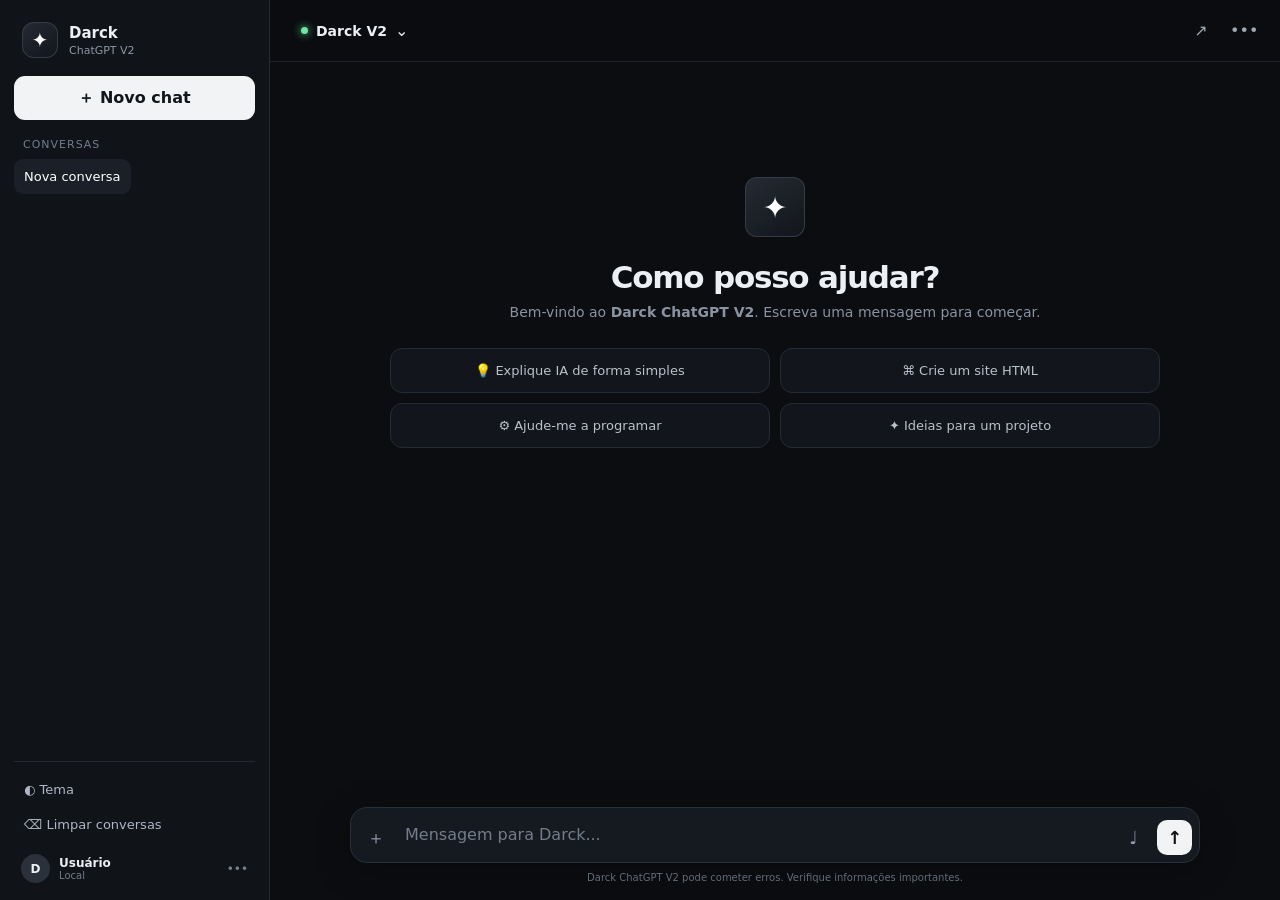
<file: index.html>
<!doctype html>
<html lang="pt-BR">
<head>
  <meta charset="UTF-8">
  <meta name="viewport" content="width=device-width,initial-scale=1,viewport-fit=cover">
  <meta name="theme-color" content="#0b0d10">
  <meta name="description" content="Darck ChatGPT V2 — interface de chat moderna e responsiva.">
  <title>Darck ChatGPT V2</title>
  <link rel="stylesheet" href="style.css">
</head>
<body>
  <div class="app">
    <aside class="sidebar" id="sidebar">
      <div class="brand"><div class="logo">✦</div><div><strong>Darck</strong><span>ChatGPT V2</span></div></div>
      <button class="new-chat" id="newChat">＋ Novo chat</button>
      <div class="history-title">Conversas</div>
      <div id="history" class="history"></div>
      <div class="side-bottom">
        <button class="side-btn" id="themeBtn">◐ <span>Tema</span></button>
        <button class="side-btn" id="clearBtn">⌫ <span>Limpar conversas</span></button>
        <div class="profile"><div class="avatar">D</div><div><b>Usuário</b><small>Local</small></div><span>•••</span></div>
      </div>
    </aside>

    <main class="main">
      <header class="topbar">
        <button class="icon-btn mobile-only" id="menuBtn">☰</button>
        <div class="model-wrap">
          <button class="model-btn" id="modelBtn"><span class="status-dot"></span><b id="modelName">Darck V2</b><span>⌄</span></button>
          <div class="model-menu hidden" id="modelMenu">
            <button data-model="Darck V2">✦ Darck V2 <small>Principal</small></button>
            <button data-model="Local AI">◉ Local AI <small>Ollama / API</small></button>
            <button data-model="Rápido">⚡ Rápido <small>Respostas leves</small></button>
          </div>
        </div>
        <div class="top-actions"><button class="icon-btn" id="shareBtn" title="Compartilhar">↗</button><button class="icon-btn" id="moreBtn">•••</button></div>
      </header>

      <section class="chat" id="chat">
        <div class="welcome" id="welcome">
          <div class="welcome-logo">✦</div>
          <h1>Como posso ajudar?</h1>
          <p>Bem-vindo ao <b>Darck ChatGPT V2</b>. Escreva uma mensagem para começar.</p>
          <div class="suggestions">
            <button data-prompt="Explique inteligência artificial de forma simples.">💡 Explique IA de forma simples</button>
            <button data-prompt="Crie um site HTML moderno para mim.">⌘ Crie um site HTML</button>
            <button data-prompt="Ajude-me a aprender programação.">⚙ Ajude-me a programar</button>
            <button data-prompt="Dê-me ideias para um projeto.">✦ Ideias para um projeto</button>
          </div>
        </div>
        <div id="messages"></div>
      </section>

      <footer class="composer-area">
        <div class="composer">
          <button class="attach" id="attachBtn" title="Anexar">＋</button>
          <textarea id="input" rows="1" placeholder="Mensagem para Darck..." aria-label="Mensagem"></textarea>
          <button class="mic" id="micBtn" title="Voz">♩</button>
          <button class="send" id="sendBtn" title="Enviar">↑</button>
        </div>
        <div class="footer-note">Darck ChatGPT V2 pode cometer erros. Verifique informações importantes.</div>
      </footer>
    </main>
  </div>
  <div class="toast" id="toast"></div>
  <script src="app.js"></script>
</body>
</html>
</file>
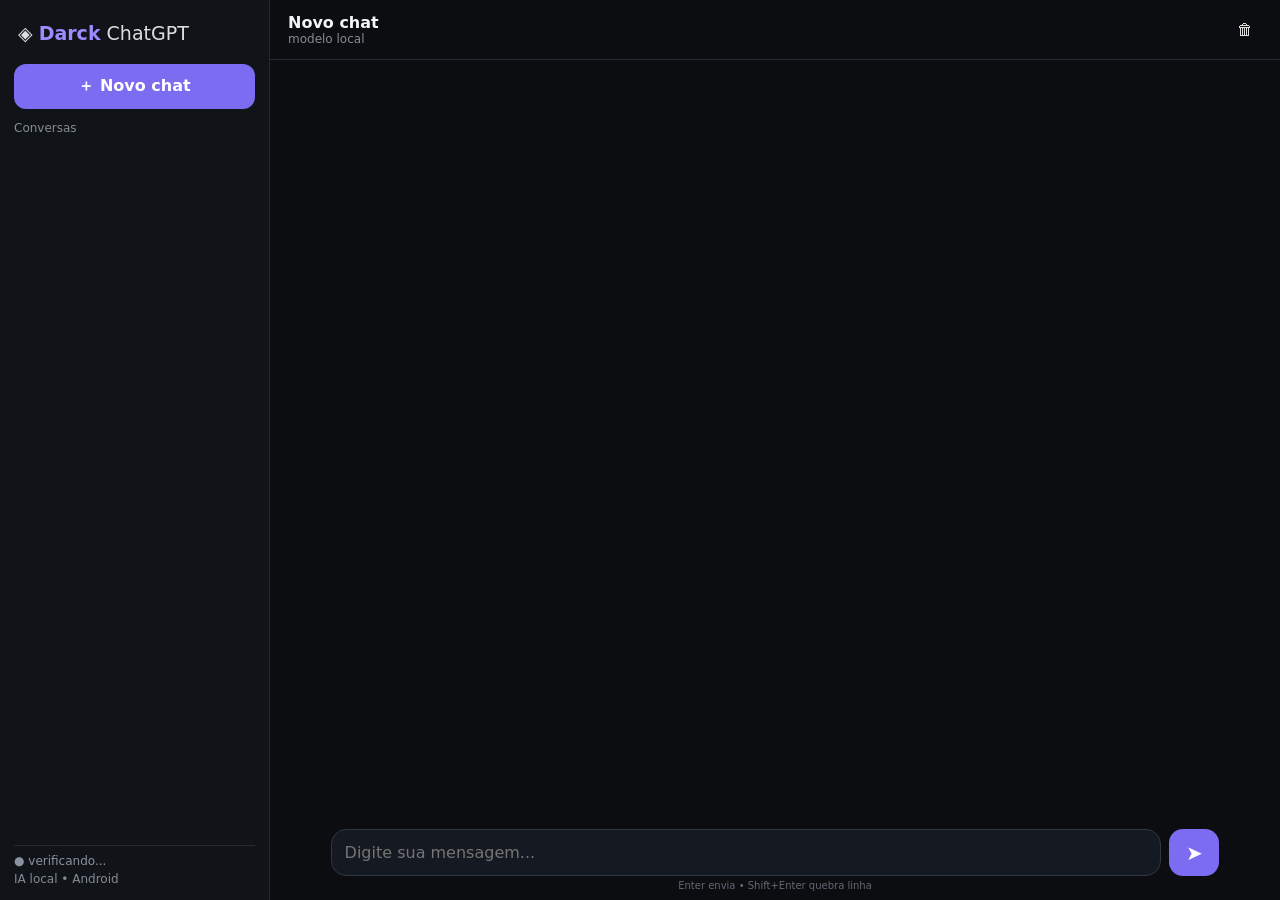
<file: static/index.html>
<!doctype html><html lang="pt-BR"><head><meta charset="utf-8"><meta name="viewport" content="width=device-width,initial-scale=1,viewport-fit=cover"><meta name="theme-color" content="#0b0d10"><title>Darck ChatGPT</title><link rel="stylesheet" href="/static/style.css"></head><body><aside id="sidebar"><div class="brand">◈ <strong>Darck</strong> ChatGPT</div><button id="newChat" class="primary">＋ Novo chat</button><div class="section-title">Conversas</div><div id="history"></div><div class="sidebar-bottom"><div id="backendStatus">● verificando...</div><div class="small">IA local • Android</div></div></aside><main><header><button id="menu" class="icon-btn">☰</button><div><div id="chatTitle">Novo chat</div><div id="modelLabel" class="small">modelo local</div></div><div class="header-actions"><button id="clearChat" class="icon-btn">🗑</button></div></header><section id="messages"></section><form id="composer"><textarea id="input" rows="1" placeholder="Digite sua mensagem..."></textarea><button id="send" class="send">➤</button></form><div class="hint">Enter envia • Shift+Enter quebra linha</div></main><script src="/static/app.js"></script></body></html>
</file>
<file: style.css>
*{box-sizing:border-box}html,body{margin:0;height:100%;font-family:Inter,ui-sans-serif,system-ui,-apple-system,BlinkMacSystemFont,"Segoe UI",sans-serif;background:#0b0d10;color:#eceff3}button,textarea{font:inherit}button{cursor:pointer;color:inherit;border:0}.app{height:100%;display:flex;overflow:hidden}.sidebar{width:270px;background:#101318;border-right:1px solid #242932;padding:14px;display:flex;flex-direction:column;flex-shrink:0}.brand{display:flex;align-items:center;gap:11px;padding:8px 8px 18px}.logo,.welcome-logo{display:grid;place-items:center;border-radius:12px;background:linear-gradient(145deg,#252b34,#12151a);box-shadow:inset 0 0 0 1px #333b47;color:#fff}.logo{width:36px;height:36px;font-size:20px}.brand strong{display:block;font-size:15px}.brand span{display:block;color:#8e97a5;font-size:11px;margin-top:2px}.new-chat{height:44px;border-radius:11px;background:#f1f3f5;color:#11161c;font-weight:700;margin-bottom:18px}.new-chat:hover{background:#fff}.history-title{font-size:11px;text-transform:uppercase;letter-spacing:.09em;color:#737d8d;padding:0 9px 8px}.history{overflow:auto;flex:1}.history-item{padding:10px;border-radius:9px;color:#b8c0cb;font-size:13px;white-space:nowrap;overflow:hidden;text-overflow:ellipsis;margin-bottom:3px}.history-item.active,.history-item:hover{background:#1b2028;color:#fff}.side-bottom{padding-top:10px;border-top:1px solid #242932}.side-btn{display:block;width:100%;background:transparent;text-align:left;padding:10px;border-radius:9px;color:#aeb7c4;font-size:13px}.side-btn:hover{background:#1a1f26;color:#fff}.profile{display:flex;align-items:center;gap:9px;padding:12px 7px 3px;font-size:12px}.profile small{display:block;color:#727c89;font-size:10px}.profile>span{margin-left:auto;color:#77808d}.avatar{width:29px;height:29px;border-radius:50%;display:grid;place-items:center;background:#2a313b;font-weight:700}.main{min-width:0;flex:1;display:flex;flex-direction:column;background:#0b0d10}.topbar{height:62px;display:flex;align-items:center;justify-content:space-between;padding:0 20px;border-bottom:1px solid #20252d;background:rgba(11,13,16,.86);backdrop-filter:blur(12px);position:relative;z-index:5}.model-wrap{position:relative}.model-btn{display:flex;gap:8px;align-items:center;background:transparent;padding:9px 11px;border-radius:9px}.model-btn:hover{background:#171b21}.status-dot{width:7px;height:7px;border-radius:50%;background:#6ee7a0;box-shadow:0 0 9px #6ee7a0}.model-btn b{font-size:14px}.model-menu{position:absolute;top:46px;left:0;width:210px;padding:6px;background:#171b21;border:1px solid #2a3039;border-radius:11px;box-shadow:0 15px 40px #0008}.model-menu button{display:flex;width:100%;align-items:center;gap:8px;padding:10px;border-radius:7px;background:transparent;text-align:left;font-size:13px}.model-menu button:hover{background:#232933}.model-menu small{margin-left:auto;color:#737d8b}.hidden{display:none!important}.top-actions{display:flex;gap:5px}.icon-btn{width:36px;height:36px;border-radius:9px;background:transparent;color:#9da6b3;font-size:16px}.icon-btn:hover{background:#191e25;color:#fff}.mobile-only{display:none}.chat{flex:1;overflow:auto;scroll-behavior:smooth}.welcome{max-width:820px;margin:10vh auto 0;padding:25px;text-align:center}.welcome-logo{width:60px;height:60px;margin:0 auto 22px;font-size:30px}.welcome h1{font-size:31px;margin:0 0 9px;letter-spacing:-.04em}.welcome p{color:#8993a1;font-size:14px;margin:0 auto 28px}.suggestions{display:grid;grid-template-columns:1fr 1fr;gap:10px;text-align:left}.suggestions button{background:#12161c;border:1px solid #252b34;border-radius:12px;padding:14px;color:#b9c1cc;font-size:13px}.suggestions button:hover{border-color:#3b4450;background:#181d24;color:#fff}.message-row{max-width:850px;margin:auto;padding:20px 24px;display:flex;gap:13px;animation:fade .2s ease}.message-row.user{justify-content:flex-end}.bubble{max-width:78%;line-height:1.65;font-size:14px;white-space:pre-wrap;overflow-wrap:anywhere}.message-row.user .bubble{background:#242a33;padding:11px 14px;border-radius:16px 16px 4px 16px;color:#f0f2f5}.message-row.assistant .bubble{padding-top:4px}.msg-avatar{width:29px;height:29px;flex:0 0 29px;border-radius:9px;display:grid;place-items:center;background:#1c222a;font-size:14px}.typing span{display:inline-block;width:6px;height:6px;border-radius:50%;background:#88919e;margin:0 3px;animation:b 1s infinite}.typing span:nth-child(2){animation-delay:.15s}.typing span:nth-child(3){animation-delay:.3s}@keyframes b{50%{opacity:.2;transform:translateY(-3px)}}@keyframes fade{from{opacity:0;transform:translateY(5px)}to{opacity:1;transform:none}}.composer-area{padding:10px 20px 17px;background:linear-gradient(transparent,#0b0d10 18%)}.composer{max-width:850px;margin:auto;display:flex;align-items:flex-end;gap:6px;background:#151920;border:1px solid #2a3039;border-radius:17px;padding:7px;box-shadow:0 8px 35px #0004}.composer:focus-within{border-color:#3b4450}.composer textarea{flex:1;resize:none;outline:0;border:0;background:transparent;color:#edf0f4;padding:9px 6px;line-height:1.4;max-height:150px}.composer textarea::placeholder{color:#737d8a}.attach,.mic,.send{width:35px;height:35px;border-radius:10px;background:transparent;color:#929baa;font-size:18px}.attach:hover,.mic:hover{background:#20252d;color:#fff}.send{background:#f1f3f5;color:#111;font-weight:800}.send:hover{background:#fff}.footer-note{text-align:center;color:#626c79;font-size:10px;padding-top:9px}.toast{position:fixed;left:50%;bottom:85px;transform:translate(-50%,10px);opacity:0;background:#eef0f3;color:#111;padding:9px 14px;border-radius:9px;font-size:12px;transition:.2s;pointer-events:none}.toast.show{opacity:1;transform:translate(-50%,0)}@media(max-width:760px){.sidebar{position:fixed;z-index:20;left:-285px;top:0;bottom:0;transition:.25s;box-shadow:15px 0 40px #0008}.sidebar.open{left:0}.mobile-only{display:block}.topbar{padding:0 10px}.welcome{margin-top:6vh;padding:18px}.welcome h1{font-size:25px}.suggestions{grid-template-columns:1fr}.message-row{padding:15px 13px}.bubble{max-width:86%}.composer-area{padding:8px 8px 12px}.footer-note{font-size:9px}}
</file>
<file: static/style.css>
*{box-sizing:border-box}
:root{font-family:system-ui,-apple-system,BlinkMacSystemFont,"Segoe UI",sans-serif;color:#f3f4f6;background:#0b0d10}
body{margin:0;height:100dvh;display:flex;overflow:hidden;background:#0b0d10}
button,textarea{font:inherit}
button{cursor:pointer}
#sidebar{width:270px;flex:0 0 270px;background:#101318;border-right:1px solid #252a33;padding:14px;display:flex;flex-direction:column;gap:12px}
.brand{font-size:19px;padding:8px 4px;color:#ddd}.brand span{color:#9b8cff}.brand strong{color:#9b8cff}
.primary{border:0;border-radius:12px;padding:12px;background:#7c6cf2;color:#fff;font-weight:700}
.section-title,.small{font-size:12px;color:#858b96}
#history{flex:1;overflow:auto}
.chatitem{padding:10px 11px;border-radius:9px;margin:3px 0;color:#cdd1d8;white-space:nowrap;overflow:hidden;text-overflow:ellipsis}
.chatitem:hover{background:#1b2028}
.sidebar-bottom{padding-top:8px;border-top:1px solid #252a33}
#backendStatus{font-size:12px;color:#8b93a1;margin-bottom:4px}
main{min-width:0;flex:1;display:flex;flex-direction:column}
header{height:60px;flex:0 0 60px;border-bottom:1px solid #252a33;display:flex;align-items:center;padding:0 18px;gap:12px}
#chatTitle{font-weight:700}.header-actions{margin-left:auto}
.icon-btn{background:transparent;border:0;color:#ddd;padding:9px;border-radius:9px}.icon-btn:hover{background:#1b2028}
#menu{display:none}
#messages{flex:1;overflow:auto;padding:26px 6%;scroll-behavior:smooth}
.welcome{text-align:center;max-width:680px;margin:9vh auto}.logo{font-size:55px;color:#9b8cff}
.welcome h1{margin:8px 0}.welcome p{color:#9aa1ad}
.examples{display:flex;gap:9px;justify-content:center;flex-wrap:wrap;margin-top:25px}
.examples button{background:#151922;border:1px solid #2c323d;color:#d9dce2;border-radius:12px;padding:10px 12px}
.msg{display:flex;margin:22px 0;gap:10px}.msg.user{justify-content:flex-end}
.msg-body{max-width:900px}.role{font-size:11px;color:#7f8793;margin:0 0 5px 5px}
.bubble{white-space:pre-wrap;overflow-wrap:anywhere;line-height:1.6;padding:13px 16px;border-radius:16px}
.assistant .bubble{background:#151922}.user .bubble{background:#6758d7}
.bubble code{background:#090b0e;padding:2px 5px;border-radius:5px}
.composer-wrap{}
#composer{display:flex;gap:8px;padding:10px 6% 4px;background:#0b0d10}
textarea{flex:1;resize:none;max-height:170px;background:#151922;color:#fff;border:1px solid #303744;border-radius:15px;padding:13px;outline:none}
textarea:focus{border-color:#7567df}
.send{width:50px;border:0;border-radius:14px;background:#7c6cf2;color:#fff;font-size:20px}
.send:disabled{opacity:.45}
.hint{text-align:center;color:#626975;font-size:10px;padding:0 0 9px}
.typing{opacity:.65}
@media(max-width:720px){
#sidebar{position:fixed;z-index:20;height:100dvh;transform:translateX(-100%);transition:transform .2s ease;box-shadow:10px 0 30px #0008}
#sidebar.open{transform:translateX(0)}#menu{display:block}
#messages{padding:18px 12px}.msg-body{max-width:92%}
#composer{padding-left:10px;padding-right:10px}.welcome{margin:7vh auto}
}
</file>
